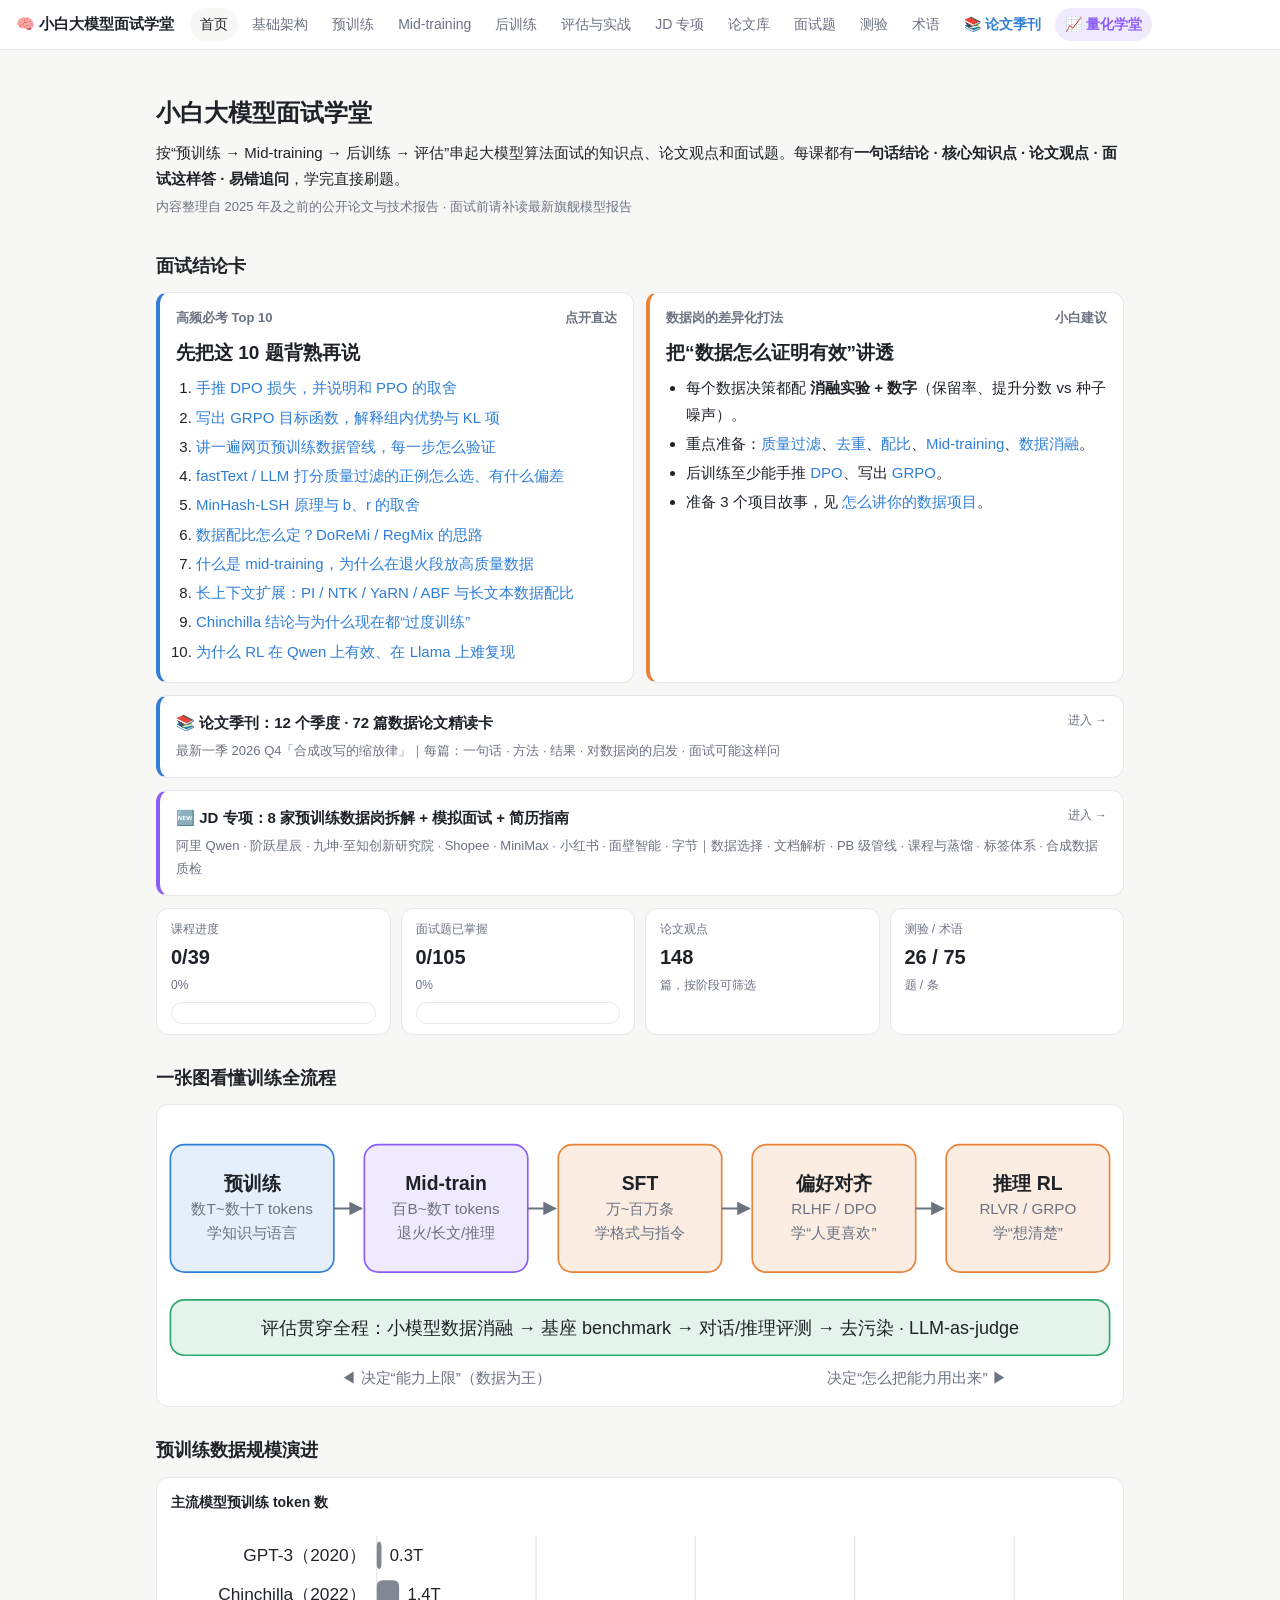
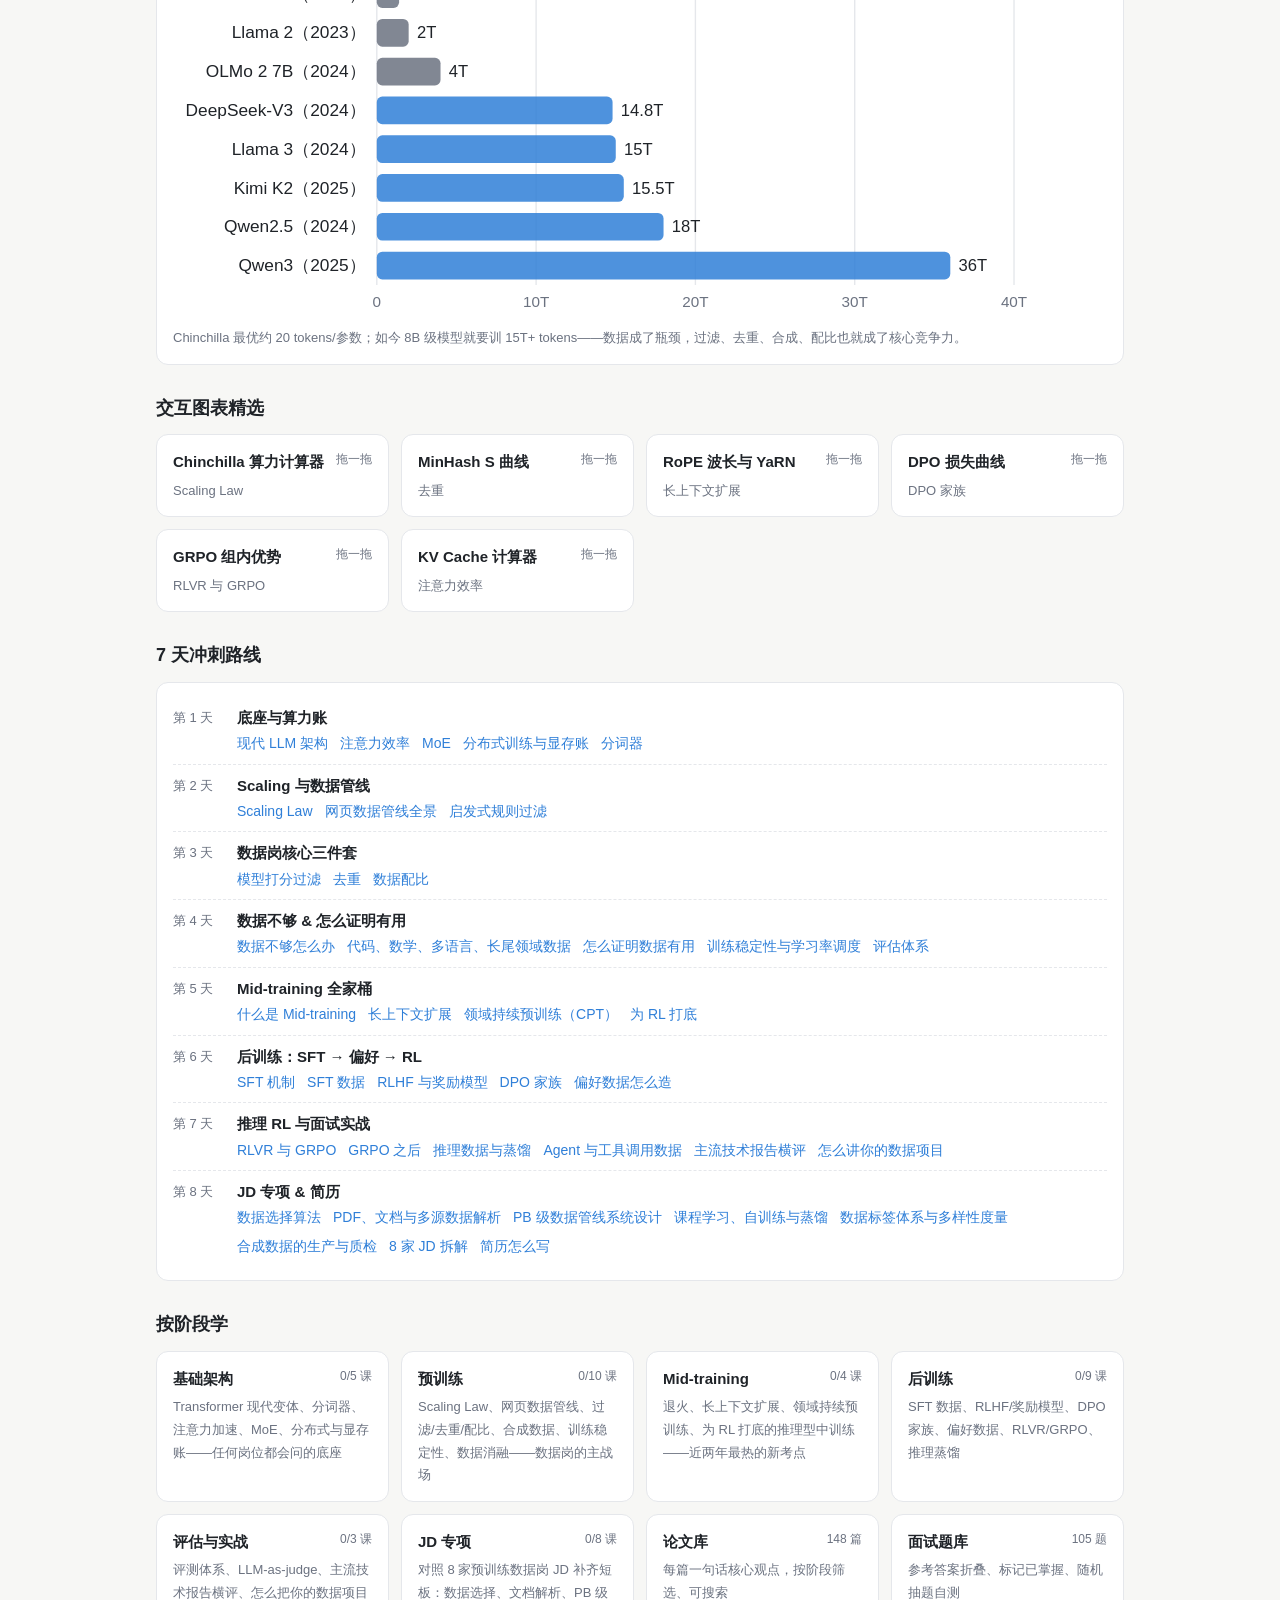
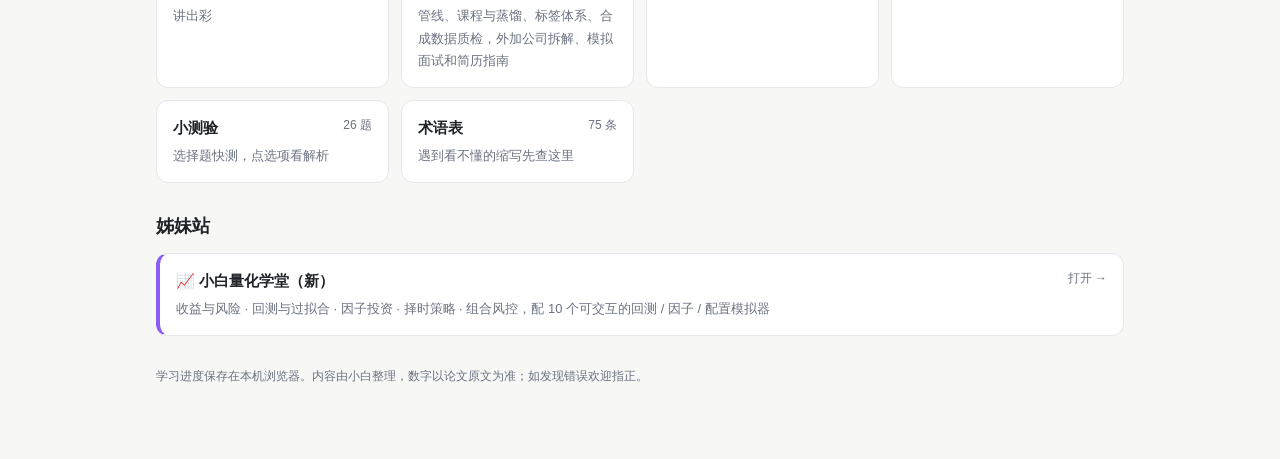
<file: index.html>
<!doctype html>
<html lang="zh-CN">
<head>
<meta charset="utf-8">
<meta name="viewport" content="width=device-width, initial-scale=1">
<title>小白大模型面试学堂</title>
<link rel="stylesheet" href="style.css?v=7">
<script>
window.onerror=function(m,src,l){var a=document.getElementById("app");if(a&&/加载中/.test(a.innerHTML)){a.innerHTML='<div class="card" style="margin-top:20px"><b>页面没能加载成功</b><p class="muted">你的浏览器版本可能太旧。请点右上角「…」选择「在浏览器打开」，或换 Safari / Chrome 访问。</p><p class="muted small">'+m+' @'+(src||'').split('/').pop()+':'+l+'</p></div>';}};
</script>
</head>
<body>
<header class="top"><a class="logo" href="#/">🧠 小白大模型面试学堂</a><nav id="nav" class="nav"></nav></header>
<main id="app" class="wrap"><p class="muted">加载中…</p></main>
<script src="figs.js?v=6"></script>
<script src="charts1.js?v=6"></script>
<script src="charts2.js?v=6"></script>
<script src="charts3.js?v=6"></script>
<script src="charts4.js?v=6"></script>
<script src="lessons1.js?v=6"></script>
<script src="lessons2.js?v=6"></script>
<script src="lessons3.js?v=6"></script>
<script src="extra.js?v=6"></script>
<script src="jdq.js?v=6"></script>
<script src="quarterly.js?v=6"></script>
<script src="app.js?v=6"></script>
</body>
</html>
</file>
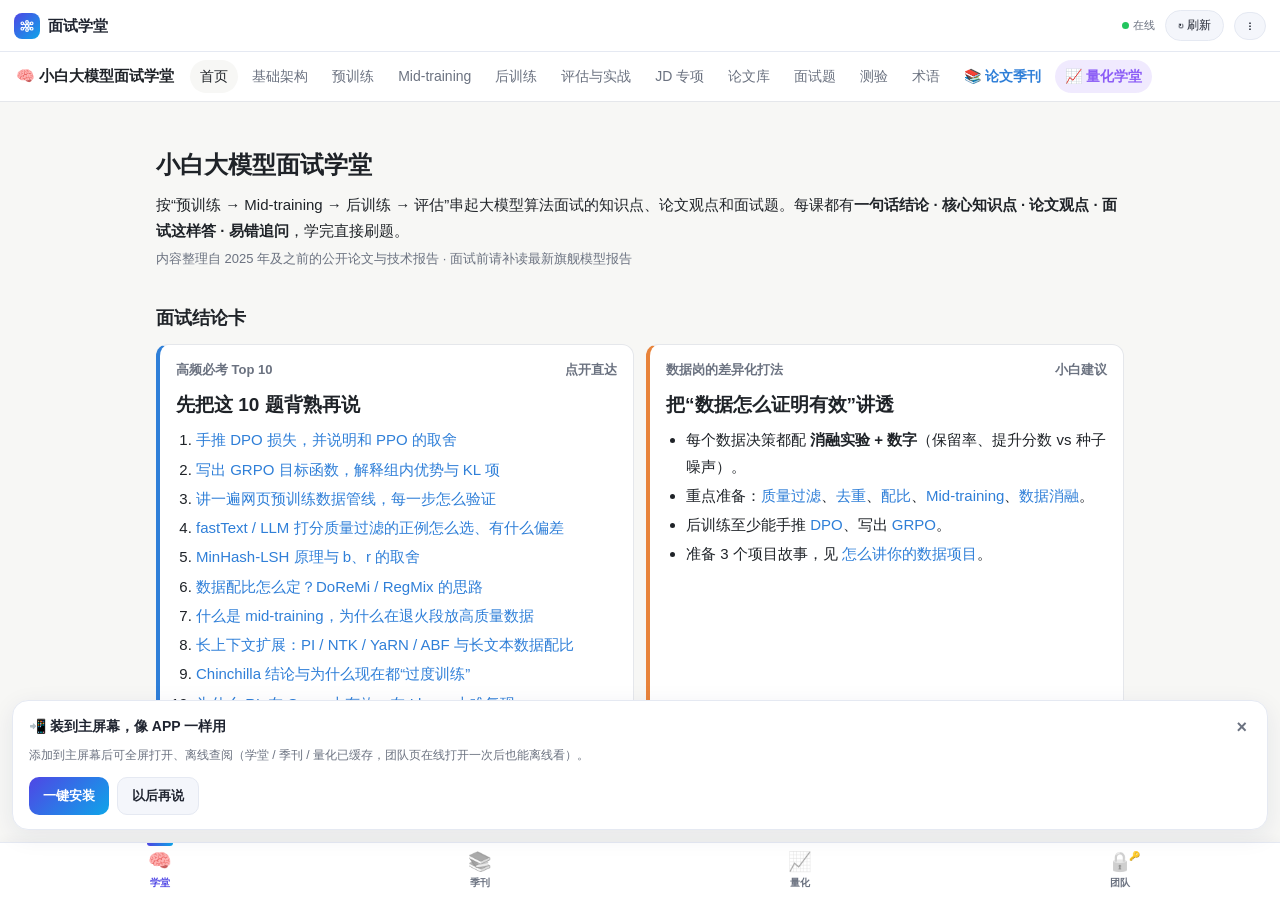
<file: app/index.html>
<!doctype html>
<html lang="zh-CN">
<head>
<meta charset="utf-8">
<meta name="viewport" content="width=device-width,initial-scale=1,viewport-fit=cover,maximum-scale=1,user-scalable=no">
<title>小白学习工作台</title>
<meta name="description" content="大模型算法面试学习站 PWA：学堂 / 季刊 / 量化 / 团队知识，支持离线查阅。">
<meta name="theme-color" content="#4f46e5">
<link rel="manifest" href="../manifest.webmanifest">
<link rel="icon" href="icons/icon-192.png">
<link rel="apple-touch-icon" href="icons/apple-touch-icon.png">
<!-- iOS 全屏 PWA -->
<meta name="apple-mobile-web-app-capable" content="yes">
<meta name="mobile-web-app-capable" content="yes">
<meta name="apple-mobile-web-app-status-bar-style" content="black-translucent">
<meta name="apple-mobile-web-app-title" content="小白学堂">
<link rel="stylesheet" href="app.css">
</head>
<body>

<div class="apptop">
  <div class="brand"><span class="ic"><svg viewBox="0 0 24 24" fill="none" stroke="#fff" stroke-width="1.7" stroke-linecap="round"><circle cx="5" cy="8" r="2"/><circle cx="5" cy="16" r="2"/><circle cx="12" cy="6" r="2"/><circle cx="12" cy="12" r="2.4"/><circle cx="12" cy="18" r="2"/><circle cx="19" cy="8" r="2"/><circle cx="19" cy="16" r="2"/><path d="M7 8.6l3 2.2M7 15.4l3-2.2M14 7l3 1M14 11l3-1.4M14 13l3 1.4M14 17l3-1"/></svg></span><span class="tt">面试学堂</span></div>
  <span class="sp"></span>
  <span class="net"><span class="dot"></span>在线</span>
  <button class="reload" title="刷新当前页">↻ 刷新</button>
  <button class="setup" title="安装到主屏幕">⋮</button>
</div>

<div class="stage"></div>

<nav class="tabbar"></nav>

<div class="install">
  <div class="ih">📲 装到主屏幕，像 APP 一样用<span class="x">×</span></div>
  <p>添加到主屏幕后可全屏打开、离线查阅（学堂 / 季刊 / 量化已缓存，团队页在线打开一次后也能离线看）。</p>
  <div class="row auto">
    <button class="btn pri go">一键安装</button>
    <button class="btn sec later">以后再说</button>
  </div>
  <div class="row manual" style="display:none">
    <p style="margin:0">iPhone/iPad：点底部 <span class="kbd">分享</span> → <span class="kbd">添加到主屏幕</span>；安卓 Chrome：右上角 <span class="kbd">⋮</span> → <span class="kbd">安装应用</span>。</p>
    <button class="btn sec later">知道了</button>
  </div>
</div>

<div class="boot">
  <div class="logo"><svg viewBox="0 0 24 24" fill="none" stroke="#fff" stroke-width="1.7" stroke-linecap="round"><circle cx="5" cy="8" r="2"/><circle cx="5" cy="16" r="2"/><circle cx="12" cy="6" r="2"/><circle cx="12" cy="12" r="2.4"/><circle cx="12" cy="18" r="2"/><circle cx="19" cy="8" r="2"/><circle cx="19" cy="16" r="2"/><path d="M7 8.6l3 2.2M7 15.4l3-2.2M14 7l3 1M14 11l3-1.4M14 13l3 1.4M14 17l3-1"/></svg></div>
  <div class="t">小白学习工作台</div>
  <div class="s">正在准备离线缓存…</div>
</div>

<script src="app.js"></script>
</body>
</html>
</file>
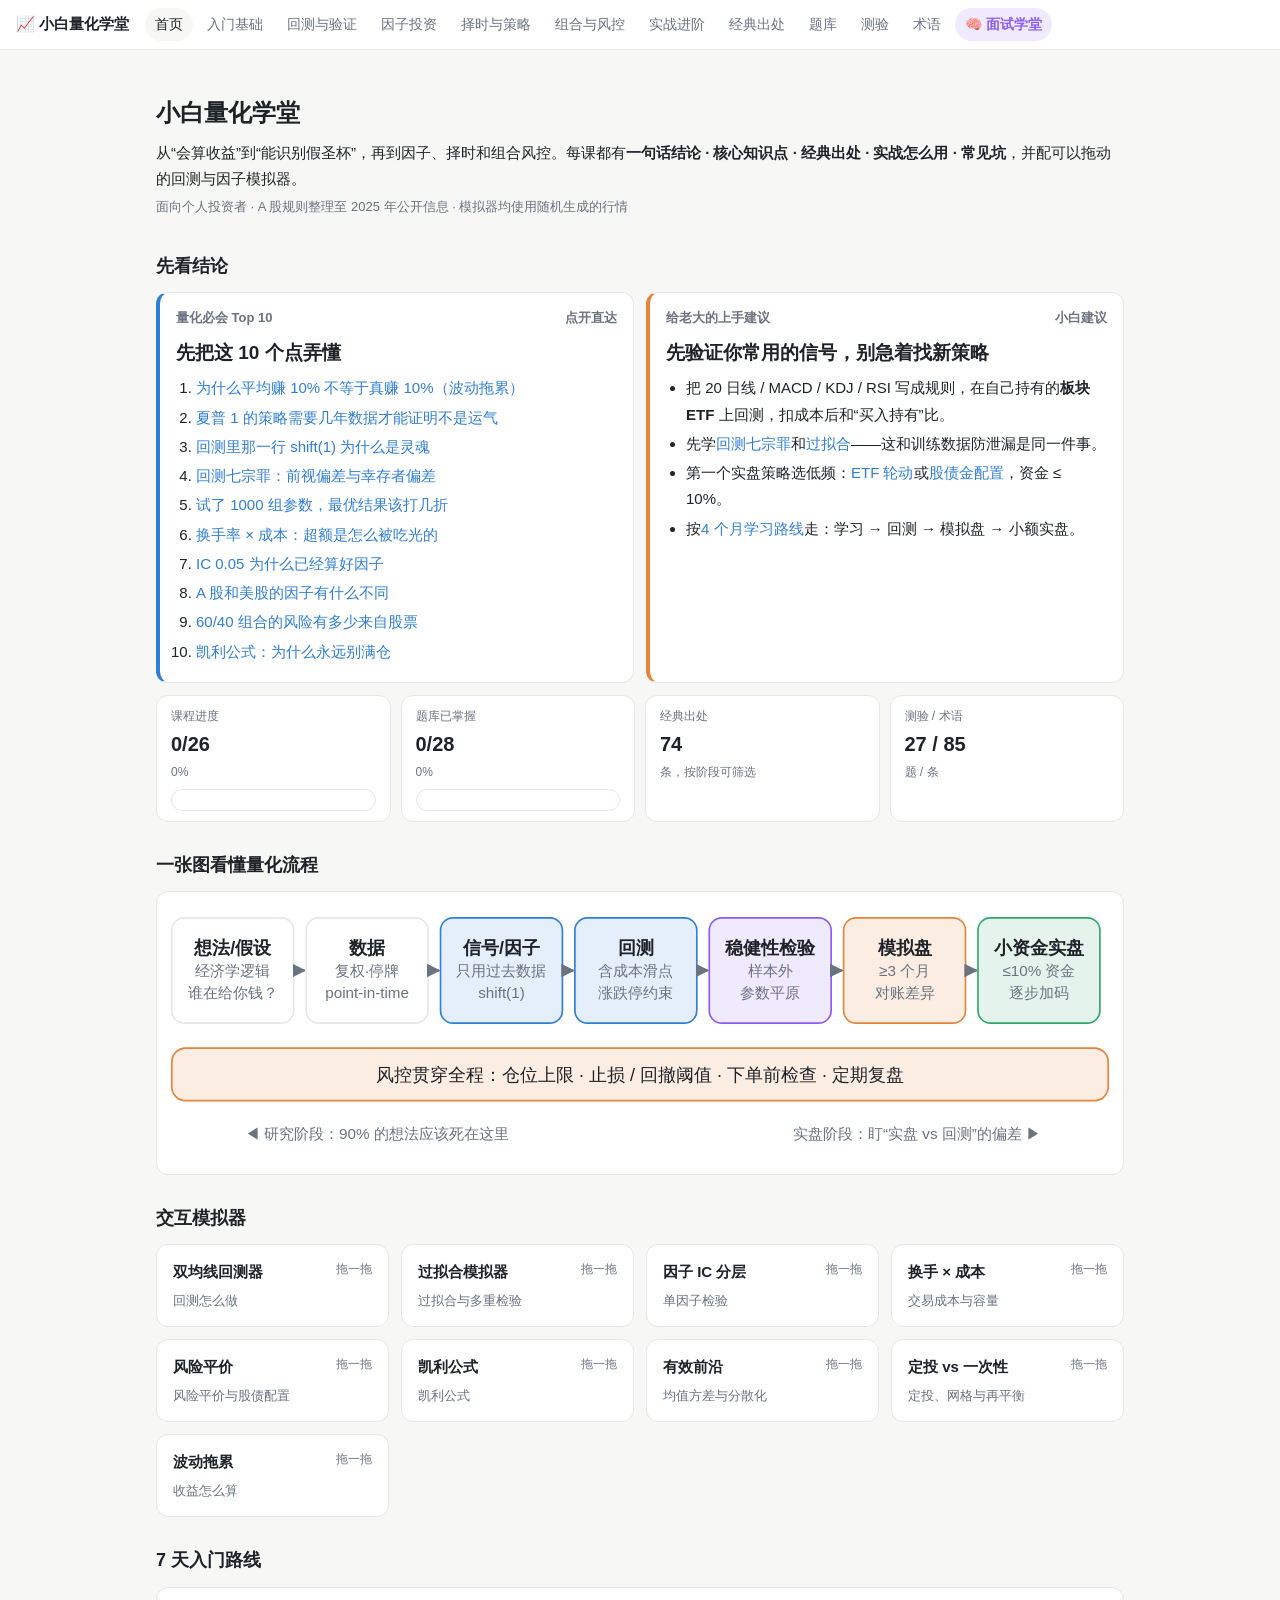
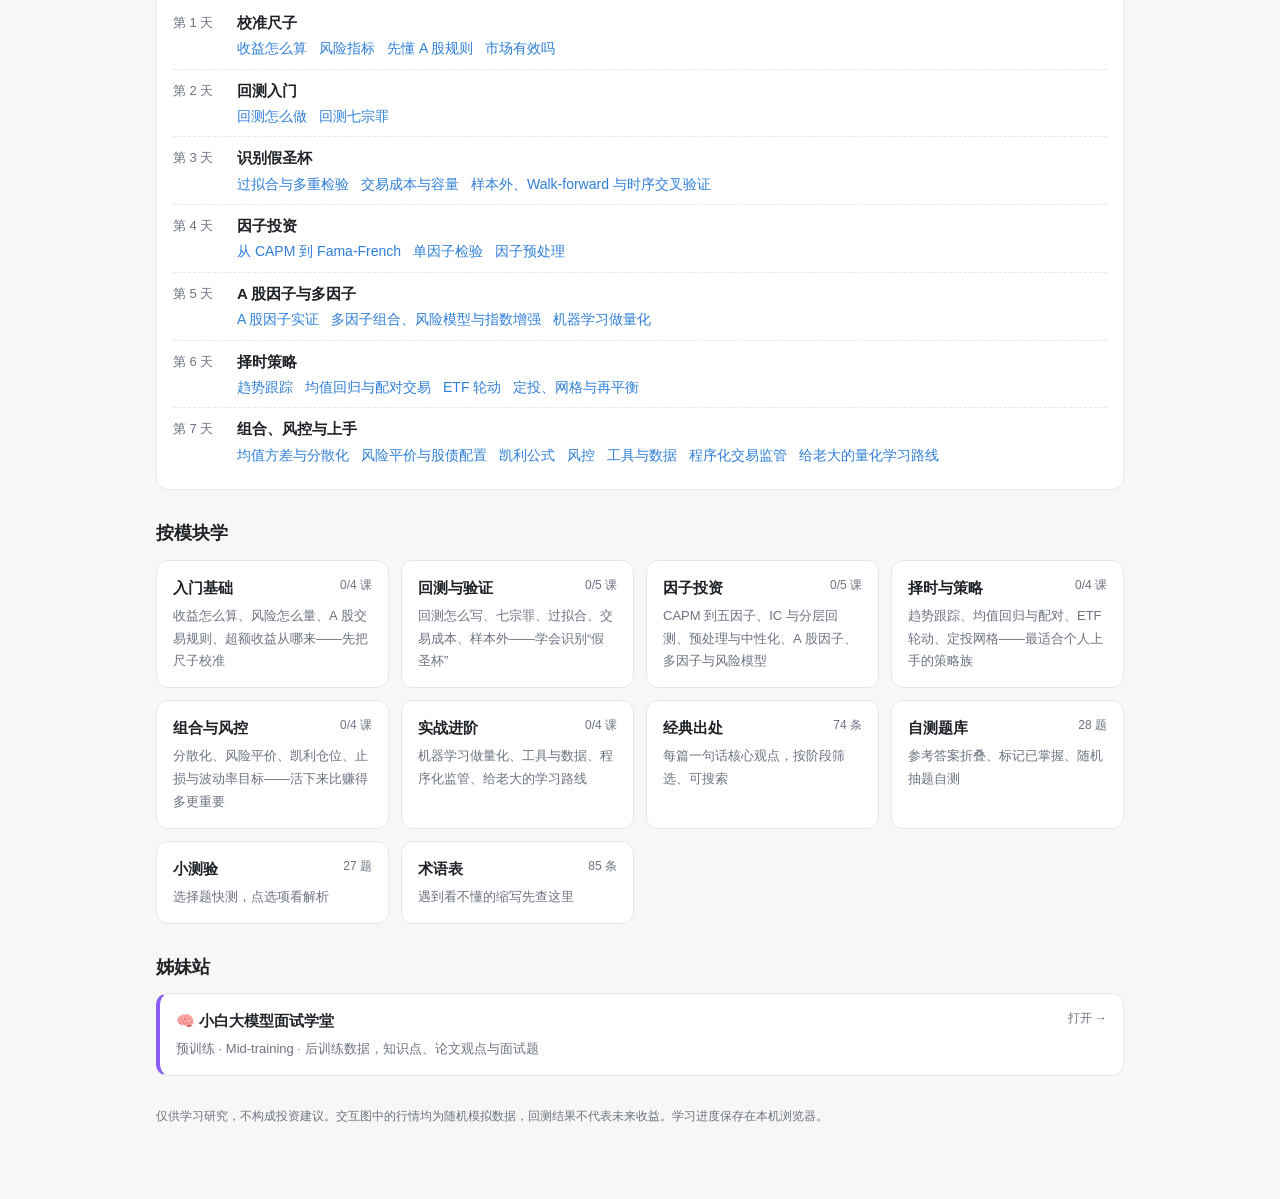
<file: quant/index.html>
<!doctype html>
<html lang="zh-CN">
<head>
<meta charset="utf-8">
<meta name="viewport" content="width=device-width, initial-scale=1">
<title>小白量化学堂</title>
<link rel="stylesheet" href="../style.css?v=6">
<script>
window.onerror=function(m,src,l){var a=document.getElementById("app");if(a&&/加载中/.test(a.innerHTML)){a.innerHTML='<div class="card" style="margin-top:20px"><b>页面没能加载成功</b><p class="muted">你的浏览器版本可能太旧。请点右上角「…」选择「在浏览器打开」，或换 Safari / Chrome 访问。</p><p class="muted small">'+m+' @'+(src||'').split('/').pop()+':'+l+'</p></div>';}};
</script>
</head>
<body>
<header class="top"><a class="logo" href="#/">📈 小白量化学堂</a><nav id="nav" class="nav"></nav></header>
<main id="app" class="wrap"><p class="muted">加载中…</p></main>
<script>window.FIGS = {};</script>
<script src="../charts1.js?v=6"></script>
<script src="qwidgets.js?v=6"></script>
<script src="qfigs.js?v=6"></script>
<script src="qlessons.js?v=6"></script>
<script src="qextra.js?v=6"></script>
<script src="qsite.js?v=6"></script>
<script src="../app.js?v=6"></script>
</body>
</html>
</file>
<file: style.css>
:root{--bg:#f7f7f5;--card:#fff;--text:#1f2328;--sub:#6b7280;--line:#e5e7eb;--accent:#1f2328;--brand:#2f7fd8;--brand-soft:rgba(47,127,216,.12);--orange:#e8833a;--orange-soft:rgba(232,131,58,.14);--green:#2fa86b;--green-soft:rgba(47,168,107,.13);--purple:#8b5cf6;--purple-soft:rgba(139,92,246,.13);--red:#e5484d}
@media (prefers-color-scheme:dark){:root{--bg:#16181d;--card:#1f2228;--text:#e8e6e0;--sub:#9ca3af;--line:#333842;--accent:#e8e6e0;--brand:#6ea8ff;--brand-soft:rgba(110,168,255,.16)}}
*{box-sizing:border-box}
body{margin:0;background:var(--bg);color:var(--text);font:15px/1.75 -apple-system,BlinkMacSystemFont,"PingFang SC","Hiragino Sans GB","Microsoft YaHei",sans-serif}
a{color:var(--brand);text-decoration:none}
code{font-family:"SF Mono",Menlo,Consolas,monospace;font-size:13px;background:var(--bg);border:1px solid var(--line);border-radius:5px;padding:0 4px}
.top{position:sticky;top:0;z-index:9;background:var(--card);border-bottom:1px solid var(--line);display:flex;align-items:center;gap:16px;padding:8px 16px;overflow-x:auto}
.logo{font-weight:600;color:var(--text);white-space:nowrap}
.nav{display:flex;gap:4px}
.nav a{white-space:nowrap;padding:4px 10px;border-radius:999px;color:var(--sub);font-size:14px}
.nav a.on,.nav a:hover{background:var(--bg);color:var(--text)}
.wrap{max-width:1000px;margin:0 auto;padding:16px 16px 60px}
h1{font-size:24px;margin:8px 0 6px}h2{font-size:18px;margin:28px 0 10px}h3{font-size:15px;margin:0 0 6px}
.muted{color:var(--sub);font-size:13px}.small{font-size:12px}
.card{background:var(--card);border:1px solid var(--line);border-radius:12px;padding:14px 16px;display:block;color:inherit}
.grid2{display:grid;grid-template-columns:repeat(auto-fit,minmax(280px,1fr));gap:12px}
.grid3{display:grid;grid-template-columns:repeat(auto-fit,minmax(220px,1fr));gap:12px}
.hero{padding:18px 0 4px}.hero p{margin:4px 0}
.cat:hover,.item:hover{border-color:var(--brand)}
.ct,.it{font-weight:600;display:flex;justify-content:space-between;gap:8px;margin-bottom:4px}
.badge{font-size:12px;color:var(--sub);font-weight:400;white-space:nowrap}
.lv{color:#e8a317;font-size:11px;letter-spacing:1px;white-space:nowrap}
.list{display:grid;gap:10px}
.done-mark{color:var(--green);font-size:12px;font-weight:400;margin-left:6px}
/* 结论卡 */
.verdict{border-left:4px solid var(--brand)}
.verdict.o{border-left-color:var(--orange)}
.verdict .vh{display:flex;justify-content:space-between;font-weight:600;font-size:13px;color:var(--sub)}
.vq{font-size:19px;font-weight:700;margin:6px 0 4px}
.verdict ol,.verdict ul{margin:6px 0 0;padding-left:20px}.verdict li{margin:3px 0}
.pday{display:flex;gap:12px;padding:8px 0;border-bottom:1px dashed var(--line)}.pday:last-child{border:0}
.pd{min-width:52px;color:var(--sub);font-size:13px;padding-top:2px}
.plinks{display:flex;flex-wrap:wrap;gap:4px 12px;font-size:14px}
.crumb{font-size:13px;color:var(--sub)}
.one{font-size:16px;background:var(--card);border-left:4px solid var(--brand);padding:10px 14px;border-radius:0 10px 10px 0;margin:8px 0 14px}
.figcard{padding:12px}
.figcard{overflow-x:auto}
.figcard svg{width:100%;height:auto;display:block;min-width:540px}
.ftitle{font-weight:600;font-size:14px;margin:0 2px 8px;display:flex;gap:8px;align-items:center;flex-wrap:wrap}
.wtag{font-size:11px;font-weight:400;padding:0 8px;border-radius:999px;background:var(--green-soft);color:#1f8a55}
.ctls{display:flex;flex-wrap:wrap;gap:8px 20px;align-items:center;margin:0 2px 8px}
.ctl{display:flex;flex-direction:column;font-size:13px;color:var(--sub);min-width:180px;flex:1}
.ctl b{color:var(--text);font-weight:600}
.ctl input[type=range]{width:100%;accent-color:var(--brand);margin:4px 0}
.ctl select{margin-top:4px;padding:4px 8px;border:1px solid var(--line);border-radius:8px;background:var(--card);color:var(--text);font-size:13px}
.ctl.ck{flex-direction:row;align-items:center;gap:6px;min-width:0;flex:0 0 auto;color:var(--text)}
.wout{font-size:13.5px;margin:8px 4px 0;line-height:1.75}
.cells{display:inline-flex;gap:6px;flex-wrap:wrap}
.cell{border:1px solid var(--line);border-radius:8px;padding:3px 10px;font-size:13px;cursor:pointer;color:var(--text)}
.cell.ok{background:var(--green-soft);border-color:var(--green)}
.cell.bad{background:rgba(229,72,77,.1);border-color:var(--red)}
.bpe .row{display:flex;align-items:center;gap:5px;margin:5px 2px;flex-wrap:wrap}
.tk{font-family:"SF Mono",Menlo,Consolas,monospace;font-size:13px;padding:1px 7px;border-radius:5px;background:var(--brand-soft);border:1px solid var(--brand)}
.tk.new{background:var(--orange-soft);border-color:var(--orange)}
.note{font-size:13px;color:var(--sub);margin:6px 4px 2px}
.sec{background:var(--card);border:1px solid var(--line);border-radius:12px;padding:12px 16px;margin:12px 0}
.sec ul,.sec ol{margin:4px 0;padding-left:20px}.sec li{margin:4px 0}
.sec.warn{border-left:4px solid var(--orange)}.sec.sys{border-left:4px solid var(--brand)}.sec.ppr{border-left:4px solid var(--purple)}.sec.qa{border-left:4px solid var(--green)}
.pager{display:flex;justify-content:space-between;margin-top:20px;font-size:14px;gap:12px}
.tablewrap{overflow-x:auto;margin:12px 0}
.tbl{border-collapse:collapse;width:100%;font-size:13px;background:var(--card)}
.tbl th,.tbl td{border:1px solid var(--line);padding:7px 9px;text-align:left;vertical-align:top}
.tbl th{background:var(--bg);font-weight:600;white-space:nowrap}
.tbl td.nw{white-space:nowrap}
.pp{display:grid;gap:8px}
.pp .pi{display:grid;grid-template-columns:minmax(150px,230px) 1fr;gap:10px;padding:8px 0;border-bottom:1px dashed var(--line)}
.pp .pi:last-child{border:0}
.pp .pn{font-weight:600;font-size:14px}.pp .py{color:var(--sub);font-size:12px;font-weight:400}
@media (max-width:600px){.pp .pi{grid-template-columns:1fr;gap:2px}}
.search{width:100%;padding:10px 12px;border:1px solid var(--line);border-radius:10px;background:var(--card);color:var(--text);font-size:15px;margin:8px 0 10px}
.chips{display:flex;flex-wrap:wrap;gap:6px;margin:4px 0 12px}
.chip{border:1px solid var(--line);background:var(--card);color:var(--sub);border-radius:999px;padding:3px 12px;font-size:13px;cursor:pointer}
.chip.on{background:var(--text);color:var(--card);border-color:var(--text)}
.gl{display:grid;grid-template-columns:repeat(auto-fit,minmax(260px,1fr));gap:10px}
.gi{background:var(--card);border:1px solid var(--line);border-radius:10px;padding:10px 12px}
.tag{font-size:12px;padding:1px 8px;border-radius:999px;margin-left:4px;white-space:nowrap;font-weight:400}
.tag.basic{background:var(--bg);color:var(--sub)}
.tag.pre{background:var(--brand-soft);color:var(--brand)}
.tag.mid{background:var(--purple-soft);color:var(--purple)}
.tag.post{background:var(--orange-soft);color:#c2611a}
.tag.eval{background:var(--green-soft);color:#1f8a55}
.qz{margin:10px 0}.qq{font-weight:600;margin-bottom:8px}
.opt{display:block;width:100%;text-align:left;margin:6px 0;padding:8px 12px;border:1px solid var(--line);border-radius:8px;background:var(--bg);color:var(--text);font-size:14px;cursor:pointer}
.opt.ok{border-color:var(--green);background:var(--green-soft)}.opt.bad{border-color:var(--red);background:rgba(229,72,77,.12)}
.qe{font-size:14px;margin-top:6px}
/* 面试题 */
.qb{margin:10px 0}
.qb .qh{display:flex;justify-content:space-between;gap:10px;align-items:flex-start}
.qb .qt{font-weight:600}
.qb .qm{display:flex;gap:6px;align-items:center;flex-shrink:0}
.btn{border:1px solid var(--line);background:var(--bg);color:var(--text);border-radius:8px;padding:3px 10px;font-size:13px;cursor:pointer;white-space:nowrap}
.btn:hover{border-color:var(--brand)}
.btn.got{background:var(--green-soft);border-color:var(--green);color:#1f8a55}
.ans{display:none;margin-top:8px;padding-top:8px;border-top:1px dashed var(--line);font-size:14px}
.ans.show{display:block}
.ans ul,.ans ol{margin:4px 0;padding-left:20px}
.kpis{display:grid;grid-template-columns:repeat(auto-fit,minmax(150px,1fr));gap:10px;margin:12px 0}
.kpis div{background:var(--card);border:1px solid var(--line);border-radius:12px;padding:10px 14px;display:flex;flex-direction:column}
.kpis span{font-size:12px;color:var(--sub)}.kpis b{font-size:20px}.kpis em{font-style:normal;font-size:12px;color:var(--sub)}
.bar{height:6px;background:var(--line);border-radius:99px;overflow:hidden;margin-top:6px}.bar i{display:block;height:100%;background:var(--green)}
.empty{padding:40px;text-align:center;color:var(--sub)}
.disclaimer{font-size:12px;color:var(--sub);margin-top:30px}
.fm{font-family:"SF Mono",Menlo,Consolas,monospace;font-size:13px;background:var(--bg);border:1px solid var(--line);border-radius:8px;padding:8px 10px;margin:6px 0;overflow-x:auto;white-space:pre}
@media (max-width:600px){.figcard::after{content:"← 图表可左右滑动 →";display:block;font-size:11px;color:var(--sub);text-align:center;margin-top:4px}h1{font-size:20px}.wrap{padding:12px 10px 50px}.qb .qh{flex-direction:column}}
/* SVG 主题色 */
.f-box{fill:var(--card);stroke:var(--line)}
.f-b{fill:var(--brand-soft);stroke:var(--brand)}
.f-o{fill:var(--orange-soft);stroke:var(--orange)}
.f-p{fill:var(--purple-soft);stroke:var(--purple)}
.f-g{fill:var(--green-soft);stroke:var(--green)}
.f-t{fill:var(--text);font-size:13px}
.f-s{fill:var(--sub);font-size:11px}
.f-h{fill:var(--text);font-size:14px;font-weight:600}
.f-ln{stroke:var(--sub);fill:none}
.f-ax{stroke:var(--line);fill:none}

.up{color:var(--red)}.dn{color:var(--green)}
.tbl.mini td,.tbl.mini th{padding:4px 8px;white-space:nowrap}
.xlink{border-left:4px solid var(--purple)}
.nav a.xnav{background:var(--purple-soft);color:var(--purple);font-weight:600}
.tag.jd{background:rgba(229,72,77,.12);color:#c23a3f}

/* 论文季刊 */
.nav a.xnav2{color:var(--brand);font-weight:600}
.qlink{border-left:4px solid var(--brand)}
.qhero{display:flex;gap:20px;flex-wrap:wrap;background:var(--card);border:1px solid var(--line);border-radius:16px;padding:20px 22px;margin:10px 0 6px}
.qh-l{flex:1 1 380px}.qh-l h1{margin:4px 0 8px}.qh-l p{margin:4px 0}
.qh-k{font-size:11px;letter-spacing:2px;color:var(--brand);font-weight:600}
.qh-r{flex:0 1 260px;display:grid;grid-template-columns:1fr 1fr;gap:8px;align-content:start}
.qkpi{background:var(--bg);border-radius:12px;padding:10px 12px;display:flex;flex-direction:column}
.qkpi b{font-size:22px;line-height:1.2}.qkpi span{font-size:12px;color:var(--sub)}
.qprog{grid-column:1/3;height:8px;background:var(--line);border-radius:99px;overflow:hidden}.qprog i{display:block;height:100%;width:0;background:var(--green);transition:width .3s}
.qline{display:flex;gap:8px;overflow-x:auto;padding:2px 2px 10px}
.qpill{flex:0 0 auto;min-width:118px;text-align:left;border:1px solid var(--line);background:var(--card);border-radius:12px;padding:8px 10px 10px;cursor:pointer;position:relative;color:var(--text)}
.qpill b{display:block;font-size:13px}.qpill span{display:block;font-size:11px;color:var(--sub);max-width:150px;white-space:nowrap;overflow:hidden;text-overflow:ellipsis}
.qpill i{position:absolute;left:10px;bottom:4px;height:3px;border-radius:9px;background:var(--green);max-width:calc(100% - 20px)}
.qpill.on{border-color:var(--brand);box-shadow:0 0 0 2px var(--brand-soft)}
.qbar{position:sticky;top:41px;z-index:5;background:var(--bg);padding:6px 0 2px}
.qsec{margin:22px 0 8px}
.qs-h{display:flex;gap:14px;align-items:flex-start;margin-bottom:12px}
.qs-q{flex:0 0 74px;height:74px;border-radius:16px;background:var(--text);color:var(--card);display:flex;flex-direction:column;align-items:center;justify-content:center;font-weight:600;font-size:14px}
.qs-q span{font-size:22px;line-height:1.1}
.qs-m{flex:1}.qs-n{font-size:18px;font-weight:600}
.qs-kw{display:flex;flex-wrap:wrap;gap:6px;margin:4px 0}.qs-kw span{font-size:12px;padding:1px 9px;border-radius:99px;background:var(--brand-soft);color:var(--brand)}
.qs-s{font-size:13.5px;color:var(--sub)}
.pgrid{display:grid;grid-template-columns:repeat(auto-fill,minmax(300px,1fr));gap:12px;align-items:start}
.pcard{background:var(--card);border:1px solid var(--line);border-left:4px solid var(--brand);border-radius:12px;padding:12px 14px;display:flex;flex-direction:column;gap:6px;transition:box-shadow .2s}
.pcard:hover{box-shadow:0 4px 16px rgba(0,0,0,.06)}
.pcard.read{opacity:.72}.pcard.flash{box-shadow:0 0 0 3px var(--orange-soft)}
.pc-top{display:flex;flex-wrap:wrap;gap:6px;align-items:center;font-size:12px}
.pc-st{padding:1px 8px;border-radius:99px;font-weight:600}
.pc-must{color:#c2611a;font-weight:600}
.pc-v{padding:0 7px;border-radius:99px;border:1px dashed var(--line);color:var(--sub)}
.pc-org{margin-left:auto;color:var(--sub)}
.pc-t{font-weight:600;font-size:14.5px;line-height:1.45;color:var(--text)}.pc-t:hover{color:var(--brand)}
.pc-one{font-size:13.5px}
.pc-tags{display:flex;flex-wrap:wrap;gap:5px}.pc-tags span{font-size:11.5px;padding:0 7px;border-radius:6px;background:var(--bg);color:var(--sub)}
.pc-tags .pc-ax{font-family:"SF Mono",Menlo,monospace}
.pc-det{display:none;font-size:13px;border-top:1px dashed var(--line);padding-top:8px;gap:6px;flex-direction:column}
.pcard.open .pc-det{display:flex}
.pc-det b{display:inline-block;min-width:78px;color:var(--sub);font-weight:600;margin-right:4px}
.pc-det .hl{background:var(--green-soft);border-radius:8px;padding:6px 8px}
.pc-det .hl2{background:var(--orange-soft);border-radius:8px;padding:6px 8px}
.pc-act{display:flex;gap:6px;margin-top:auto;padding-top:4px}
.mustlist{margin:0;padding-left:22px}.mustlist li{margin:5px 0;font-size:13.5px}
.ml-q{display:inline-block;min-width:82px;font-size:12px;color:var(--sub)}
@media (max-width:600px){.qs-q{flex-basis:58px;height:58px}.qs-q span{font-size:18px}.qbar{top:37px}}
</file>
<file: app/app.css>
/* 小白学习工作台 · PWA 外壳样式（ES5 时代的干净 CSS，兼容旧手机） */
:root{
  --bg:#f4f6fb;--panel:#fff;--text:#1f2430;--sub:#6b7280;--line:#e5e9f2;
  --brand:#4f46e5;--brand2:#0ea5e9;--tab-h:58px;--shadow:0 6px 24px rgba(30,41,90,.08);
}
@media (prefers-color-scheme:dark){
  :root{--bg:#0f1116;--panel:#191c23;--text:#e8e6e0;--sub:#9ca3af;--line:#2a2f3a;--brand:#6ea8ff;--brand2:#22d3ee;--shadow:0 6px 24px rgba(0,0,0,.3)}
}
*{box-sizing:border-box}
html,body{margin:0;height:100%;overflow:hidden;background:var(--bg);color:var(--text);
  font:15px/1.6 -apple-system,BlinkMacSystemFont,"PingFang SC","Hiragino Sans GB","Microsoft YaHei",sans-serif}

/* 顶栏：模组标题 + 网络状态 + 在线刷新按钮 */
.apptop{
  height:calc(52px + env(safe-area-inset-top));padding:env(safe-area-inset-top) 14px 0;
  display:flex;align-items:center;gap:10px;background:var(--panel);border-bottom:1px solid var(--line);
  position:relative;z-index:10;
}
.apptop .brand{display:flex;align-items:center;gap:8px;font-weight:700;font-size:15px;min-width:0}
.apptop .brand .ic{width:26px;height:26px;border-radius:8px;flex:0 0 26px;
  background:linear-gradient(135deg,var(--brand),var(--brand2));
  display:flex;align-items:center;justify-content:center}
.apptop .brand .ic svg{width:16px;height:16px}
.apptop .brand .tt{white-space:nowrap;overflow:hidden;text-overflow:ellipsis}
.apptop .sp{flex:1}
.apptop button{
  border:1px solid var(--line);background:var(--bg);color:var(--text);border-radius:999px;
  padding:6px 12px;font-size:12px;cursor:pointer;white-space:nowrap
}
.apptop .net{font-size:11px;color:var(--sub);display:flex;align-items:center;gap:4px}
.apptop .net .dot{width:7px;height:7px;border-radius:50%;background:#22c55e;display:inline-block}
.apptop .net.off .dot{background:#ef4444}

/* iframe 舞台：占满剩余高度，内部各自滚动 */
.stage{position:absolute;left:0;right:0;top:calc(52px + env(safe-area-inset-top));bottom:calc(var(--tab-h) + env(safe-area-inset-bottom))}
.stage iframe{width:100%;height:100%;border:0;display:none;background:var(--bg)}
.stage iframe.on{display:block}

/* 底部 Tab 栏 */
.tabbar{
  position:absolute;left:0;right:0;bottom:0;z-index:10;
  height:calc(var(--tab-h) + env(safe-area-inset-bottom));padding-bottom:env(safe-area-inset-bottom);
  display:flex;background:var(--panel);border-top:1px solid var(--line);
  box-shadow:0 -2px 14px rgba(30,41,90,.05)
}
.tabbar .tab{
  flex:1;display:flex;flex-direction:column;align-items:center;justify-content:center;gap:2px;
  color:var(--sub);text-decoration:none;font-size:10px;cursor:pointer;-webkit-tap-highlight-color:transparent;
  position:relative;user-select:none
}
.tabbar .tab .ti{font-size:19px;line-height:1.1;filter:grayscale(1);opacity:.55;transition:.15s}
.tabbar .tab .tl{font-weight:600}
.tabbar .tab.on{color:var(--brand)}
.tabbar .tab.on .ti{filter:none;opacity:1;transform:translateY(-1px)}
.tabbar .tab.on::before{content:"";position:absolute;top:0;width:26px;height:3px;border-radius:0 0 3px 3px;
  background:linear-gradient(90deg,var(--brand),var(--brand2))}
.tabbar .tab .lock{position:absolute;top:6px;right:calc(50% - 20px);font-size:9px}

/* 安装引导浮层 */
.install{
  position:absolute;left:12px;right:12px;bottom:calc(var(--tab-h) + env(safe-area-inset-bottom) + 12px);z-index:30;
  background:var(--panel);border:1px solid var(--line);border-radius:16px;padding:14px 16px;box-shadow:var(--shadow);
  display:none
}
.install.show{display:block;animation:pop .25s ease}
.install .ih{display:flex;align-items:center;gap:8px;font-weight:700;font-size:14px}
.install .ih .x{margin-left:auto;color:var(--sub);cursor:pointer;font-size:18px;line-height:1;padding:0 4px}
.install p{margin:8px 0 12px;font-size:12px;color:var(--sub);line-height:1.6}
.install .row{display:flex;gap:8px;flex-wrap:wrap}
.install .btn{border:0;border-radius:10px;padding:9px 14px;font-size:13px;font-weight:700;cursor:pointer}
.install .btn.pri{background:linear-gradient(135deg,var(--brand),var(--brand2));color:#fff}
.install .btn.sec{background:var(--bg);color:var(--text);border:1px solid var(--line)}
.kbd{background:var(--bg);border:1px solid var(--line);border-bottom-width:2px;border-radius:5px;padding:1px 5px;font-size:11px}
@keyframes pop{from{opacity:0;transform:translateY(10px)}to{opacity:1;transform:none}}

/* 首次加载遮罩 */
.boot{position:absolute;inset:0;z-index:40;background:var(--bg);display:flex;flex-direction:column;
  align-items:center;justify-content:center;gap:14px;transition:opacity .3s}
.boot.hide{opacity:0;pointer-events:none}
.boot .logo{width:64px;height:64px;border-radius:20px;background:linear-gradient(135deg,var(--brand),var(--brand2));
  display:flex;align-items:center;justify-content:center;box-shadow:0 10px 30px rgba(79,70,229,.35)}
.boot .logo svg{width:38px;height:38px}
.boot .t{font-weight:700;font-size:15px}
.boot .s{font-size:12px;color:var(--sub)}
</file>
